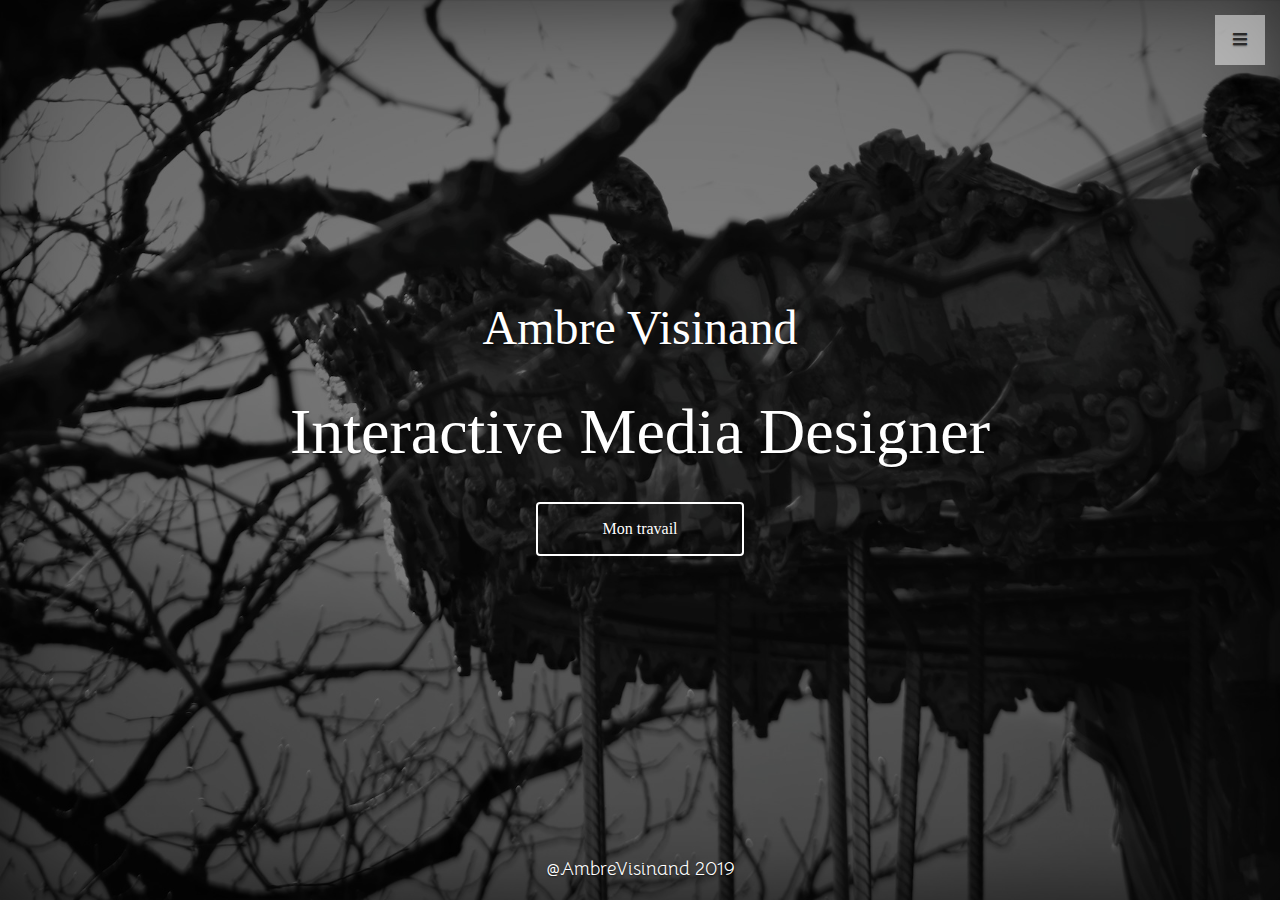
<file: index.html>
<!doctype html>
<html lang="fr">

<head>
	<title>Portfolio - Ambre Visinand</title>
	<meta charset="utf-8">
	<!-- Bootstrap core CSS -->
	<link href="http://code.ionicframework.com/1.3.3/css/ionic.min.css" rel="stylesheet">
	<link href="css/bootstrap.min.css" rel="stylesheet">
	<!-- Custom styles for this template -->
	<link href="css/cover.css" rel="stylesheet">
	<link rel="stylesheet" href="css/stylesheet.css">
	<link rel="stylesheet" href="vendor/fontawesome-free-5.13.0-web/css/all.css">


</head>

<body class="text-center" id="index" ng-controller="MainCtrl">

	<a class="menu-toggle" href="#">
		<i class="fas fa-bars"></i>
	</a>
	<nav id="sidebar-wrapper">
		<ul class="sidebar-nav">
			<li class="sidebar-brand">
				<a class="js-scroll-trigger" href="index.html">Ambre</a>
			</li>
			<li class="sidebar-nav-item">
				<a class="js-scroll-trigger" href="montravail.html">Mon travail</a>
			</li>
			<li class="sidebar-nav-item">
				<a class="js-scroll-trigger" href="Propos.html">A propos de moi</a>
			</li>
		</ul>
	</nav>
	<!-- Titre -->

	<header class="masthead mb-auto">
	</header>
	<div class="bg-text">
		<main role="main" class="inner cover">
			<h1>Ambre Visinand</h1>
			<h2>Interactive Media Designer</h2>
		</main>
		<br>
		<div class="text-center">
			<a class="btn btn-primary" href="montravail.html">Mon travail</a>
		</div>

		<!-- footer  -->

	</div>
	<footer class="footer">
		<p>@AmbreVisinand 2019</p>
	</footer>

	<!-- Optional JavaScript -->
	<!-- jQuery first, then Popper.js, then Bootstrap JS -->
	<script src="https://code.jquery.com/jquery-3.3.1.slim.min.js" integrity="sha384-q8i/X+965DzO0rT7abK41JStQIAqVgRVzpbzo5smXKp4YfRvH+8abtTE1Pi6jizo" crossorigin="anonymous"></script>
	<script src="https://cdnjs.cloudflare.com/ajax/libs/popper.js/1.14.7/umd/popper.min.js" integrity="sha384-UO2eT0CpHqdSJQ6hJty5KVphtPhzWj9WO1clHTMGa3JDZwrnQq4sF86dIHNDz0W1" crossorigin="anonymous"></script>
	<script src="https://stackpath.bootstrapcdn.com/bootstrap/4.3.1/js/bootstrap.min.js" integrity="sha384-JjSmVgyd0p3pXB1rRibZUAYoIIy6OrQ6VrjIEaFf/nJGzIxFDsf4x0xIM+B07jRM" crossorigin="anonymous"></script>
	<script src="js/menu.js" charset="utf-8"></script>
</body>

</html>
</file>
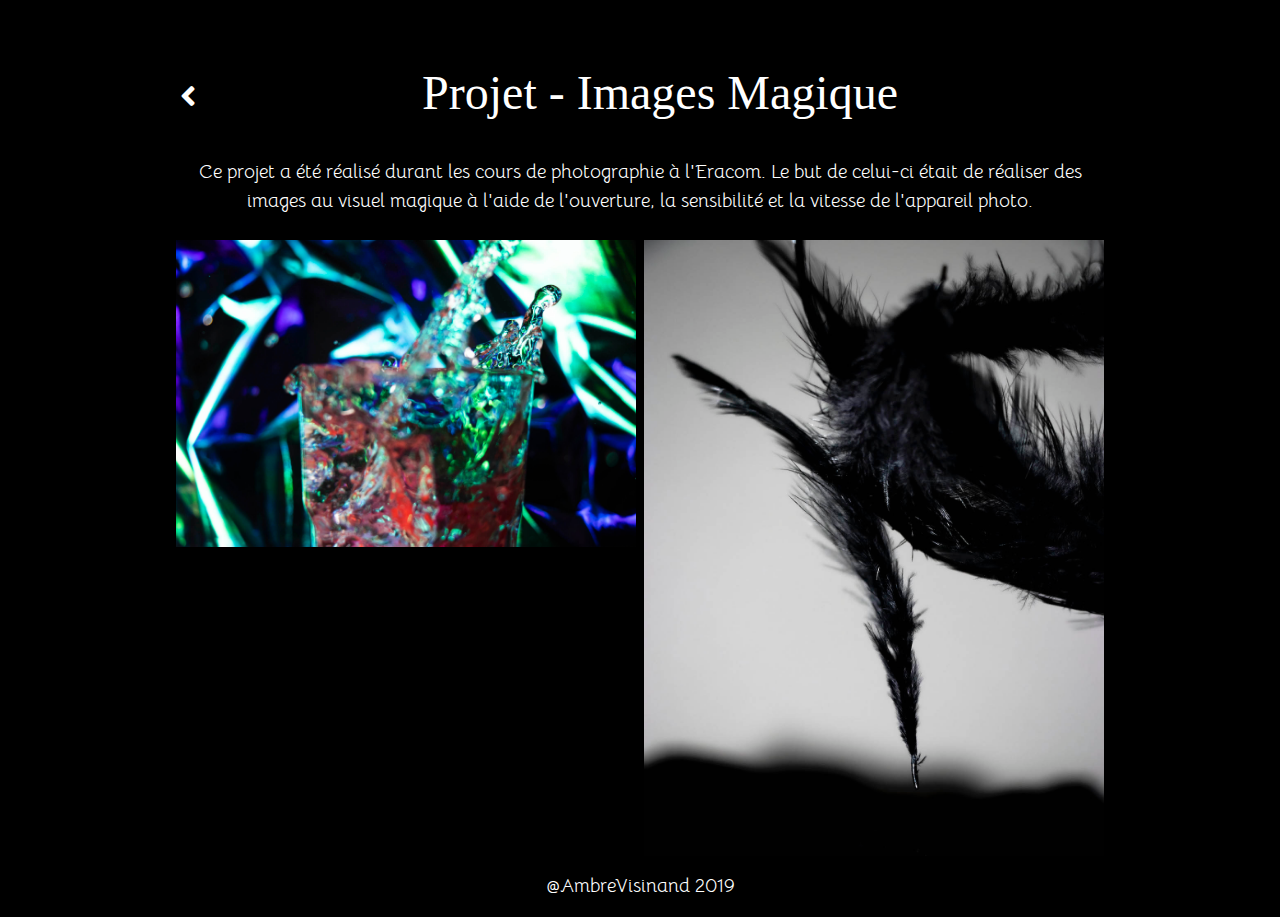
<file: Projet1.html>
<!DOCTYPE html>
<html lang="fr" dir="ltr">
<!-- Bootstrap core CSS -->
<link href="http://code.ionicframework.com/1.3.3/css/ionic.min.css" rel="stylesheet">
<link href="css/bootstrap.min.css" rel="stylesheet">
<!-- Custom styles for this template -->
<link href="css/cover.css" rel="stylesheet">
<link rel="stylesheet" href="css/stylesheet.css">
<link rel="stylesheet" href="vendor/fontawesome-free-5.13.0-web/css/all.css">

<head>
	<meta charset="utf-8">
	<title>Ambre - Images Magique</title>
</head>

<body class="text-center" ng-controller="MainCtrl">
	<div class="cover-container w-100 h-100 p-3 mx-auto flex-column">

		<header class="masthead mb-auto">
		</header>

		<main role="main" class="inner cover pt-5">
			<a class="back" href="montravail.html"><i class="fas fa-angle-left icon"></i> </a>
			<h1 class="title">Projet - Images Magique</h1>
			<div class="container">
				<div class="row">
					<div class="column-firstImg">
						<p>Ce projet a été réalisé durant les cours de photographie à l'Eracom. Le but de celui-ci était de réaliser des images au visuel magique à l'aide de l'ouverture, la sensibilité et la vitesse de l'appareil photo.</p>
					</div>
					<div class="column-two">
						<img src="source/photo/magie/magie1.jpg">
					</div>
					<div class="column-two">
						<img src="source/photo/magie/magie2.jpg">
					</div>
				</div>
			</div>
		</main>
	</div>

	<footer class="footer">
		<div class="inner">
			<p>@AmbreVisinand 2019</p>
		</div>
	</footer>

	<!-- Optional JavaScript -->
	<!-- jQuery first, then Popper.js, then Bootstrap JS -->
	<script src="https://code.jquery.com/jquery-3.3.1.slim.min.js" integrity="sha384-q8i/X+965DzO0rT7abK41JStQIAqVgRVzpbzo5smXKp4YfRvH+8abtTE1Pi6jizo" crossorigin="anonymous"></script>
	<script src="https://cdnjs.cloudflare.com/ajax/libs/popper.js/1.14.7/umd/popper.min.js" integrity="sha384-UO2eT0CpHqdSJQ6hJty5KVphtPhzWj9WO1clHTMGa3JDZwrnQq4sF86dIHNDz0W1" crossorigin="anonymous"></script>
	<script src="https://stackpath.bootstrapcdn.com/bootstrap/4.3.1/js/bootstrap.min.js" integrity="sha384-JjSmVgyd0p3pXB1rRibZUAYoIIy6OrQ6VrjIEaFf/nJGzIxFDsf4x0xIM+B07jRM" crossorigin="anonymous"></script>
	<script src="js/galerie.js" charset="utf-8"></script>
</body>

</html>
</file>
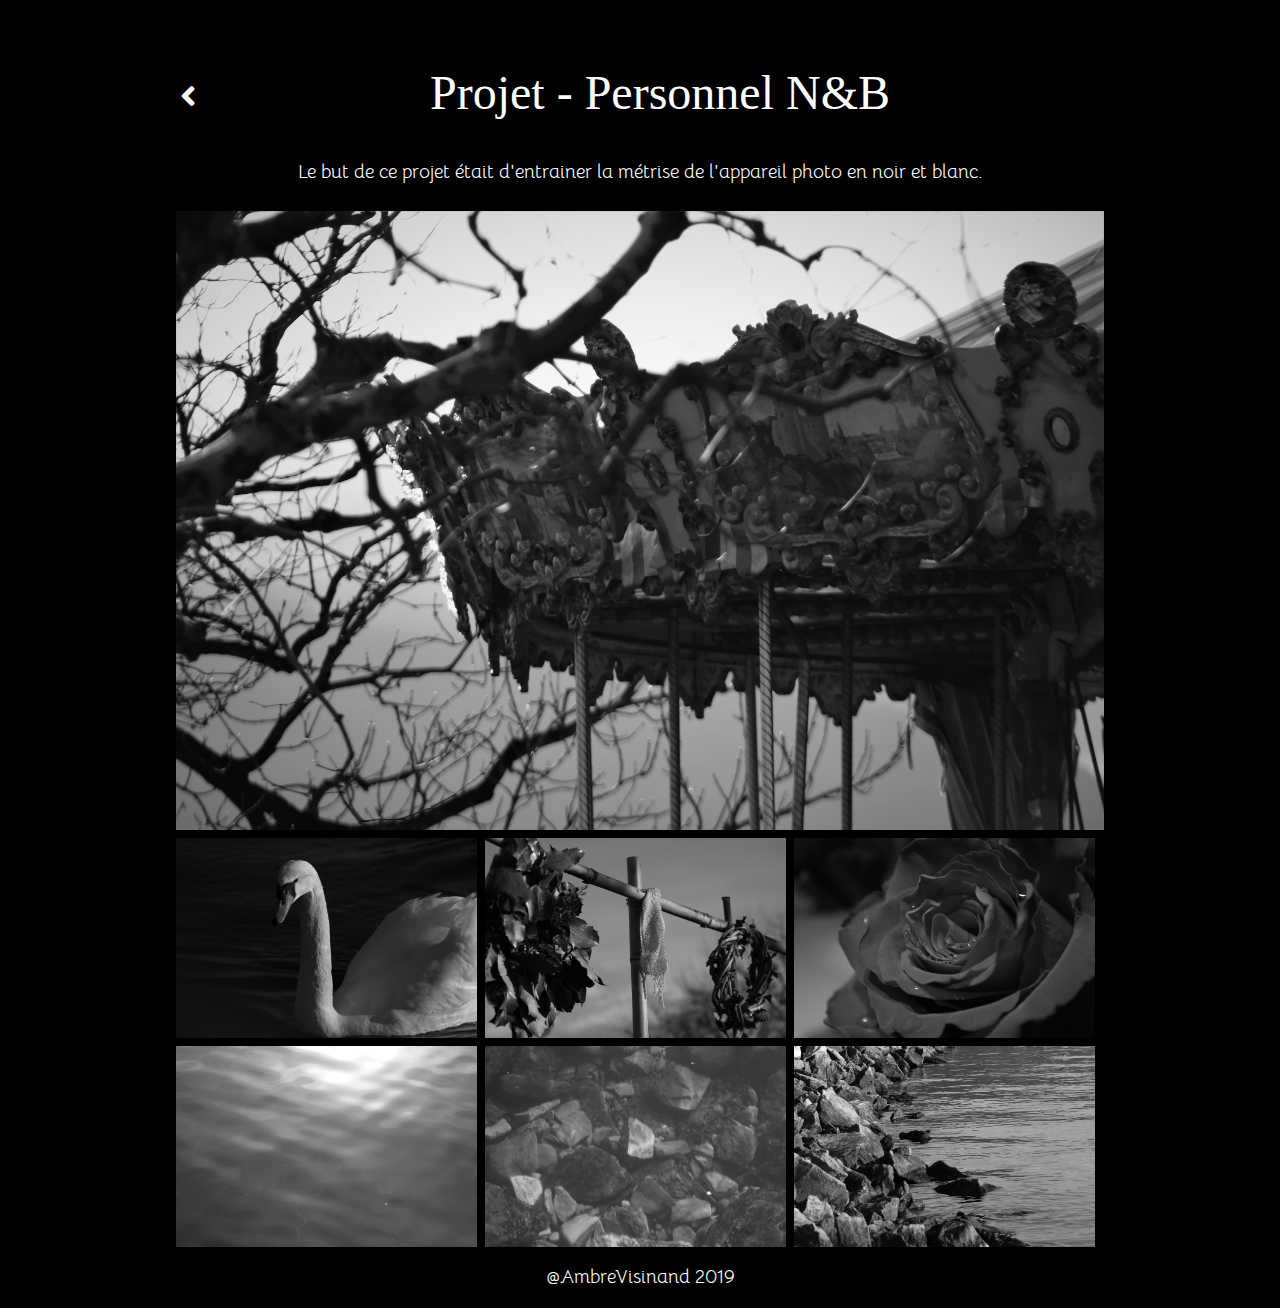
<file: Projet2.html>
<!DOCTYPE html>
<html lang="fr" dir="ltr">
<!-- Bootstrap core CSS -->
<link href="http://code.ionicframework.com/1.3.3/css/ionic.min.css" rel="stylesheet">
<link href="css/bootstrap.min.css" rel="stylesheet">
<!-- Custom styles for this template -->
<link href="css/cover.css" rel="stylesheet">
<link rel="stylesheet" href="css/stylesheet.css">
<link rel="stylesheet" href="vendor/fontawesome-free-5.13.0-web/css/all.css">


<head>
	<meta charset="utf-8">
	<title>Ambre - Personnel N&B</title>
</head>

<body class="text-center" ng-controller="MainCtrl">
	<div class="cover-container w-100 p-3 mx-auto flex-column">
		<header class="masthead mb-auto">
		</header>

		<main role="main" class="inner cover pt-5">
			<a class="back" href="montravail.html"><i class="fas fa-angle-left icon"></i> </a>
			<h1 class="title">Projet - Personnel N&B</h1>
			<div class="container">
				<div class="row">
					<div class="column-firstImg">
						<p>Le but de ce projet était d'entrainer la métrise de l'appareil photo en noir et blanc.</p>
					</div>
					<div class="column-firstImg">
						<img src="source/photo/perso/nb/ambrevisinand.jpg">
					</div>
					<div class="column">
						<img src="source/photo/perso/nb/nb1.JPG">
						<img src="source/photo/perso/nb/nb2.JPG">
					</div>
					<div class="column">
						<img src="source/photo/perso/nb/nb3.JPG">
						<img src="source/photo/perso/nb/nb4.JPG">
					</div>
					<div class="column">
						<img src="source/photo/perso/nb/nb5.JPG">
						<img src="source/photo/perso/nb/nb6.jpg">
					</div>
				</div>
			</div>

		</main>
	</div>

	<footer class="footer">
		<div class="inner">
			<p>@AmbreVisinand 2019</p>
		</div>
	</footer>

	<!-- Optional JavaScript -->
	<!-- jQuery first, then Popper.js, then Bootstrap JS -->
	<script src="https://code.jquery.com/jquery-3.3.1.slim.min.js" integrity="sha384-q8i/X+965DzO0rT7abK41JStQIAqVgRVzpbzo5smXKp4YfRvH+8abtTE1Pi6jizo" crossorigin="anonymous"></script>
	<script src="https://cdnjs.cloudflare.com/ajax/libs/popper.js/1.14.7/umd/popper.min.js" integrity="sha384-UO2eT0CpHqdSJQ6hJty5KVphtPhzWj9WO1clHTMGa3JDZwrnQq4sF86dIHNDz0W1" crossorigin="anonymous"></script>
	<script src="https://stackpath.bootstrapcdn.com/bootstrap/4.3.1/js/bootstrap.min.js" integrity="sha384-JjSmVgyd0p3pXB1rRibZUAYoIIy6OrQ6VrjIEaFf/nJGzIxFDsf4x0xIM+B07jRM" crossorigin="anonymous"></script>
	<script src="js/galerie.js" charset="utf-8"></script>
</body>

</html>
</file>
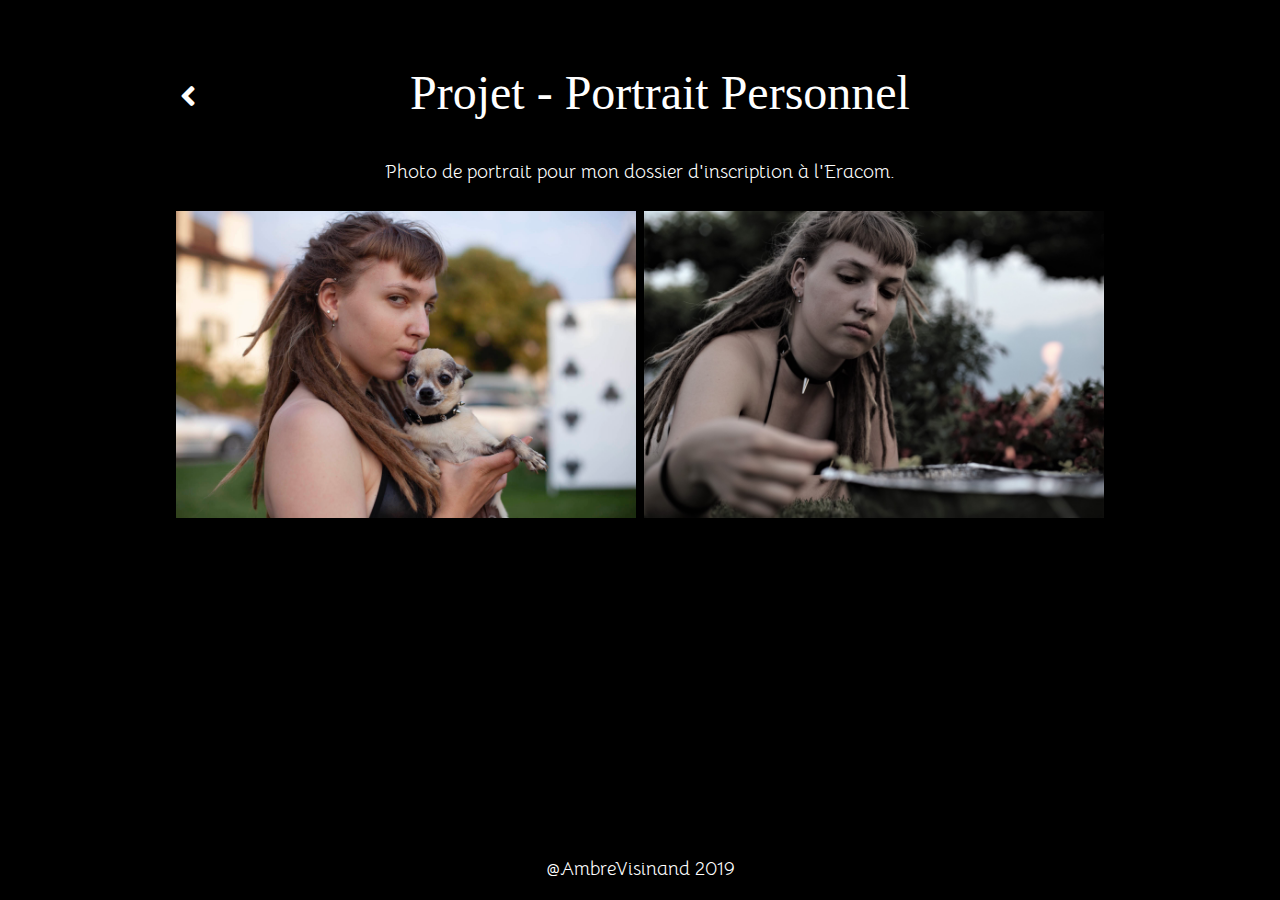
<file: Projet3.html>
<!DOCTYPE html>
<html lang="fr" dir="ltr">
<!-- Bootstrap core CSS -->
<link href="http://code.ionicframework.com/1.3.3/css/ionic.min.css" rel="stylesheet">
<link href="css/bootstrap.min.css" rel="stylesheet">
<!-- Custom styles for this template -->
<link href="css/cover.css" rel="stylesheet">
<link rel="stylesheet" href="css/stylesheet.css">
<link rel="stylesheet" href="vendor/fontawesome-free-5.13.0-web/css/all.css">

<head>
	<meta charset="utf-8">
	<title>Ambre - Portrait Personnel</title>
</head>


<body class="text-center" ng-controller="MainCtrl">
	<div class="cover-container w-100 h-100 p-3 mx-auto flex-column">
		<header class="masthead mb-auto">
		</header>

		<main role="main" class="inner cover pt-5">
			<a class="back" href="montravail.html"><i class="fas fa-angle-left icon"></i> </a>
			<h1 class="title">Projet - Portrait Personnel</h1>
			<div class="container">
				<div class="row">
					<div class="column-firstImg">
						<p>Photo de portrait pour mon dossier d'inscription à l'Eracom.</p>
					</div>
					<div class="column-two">
						<img src="source/photo/perso/portrait/portrait1.jpg">
					</div>
					<div class="column-two">
						<img src="source/photo/perso/portrait/portrait2.jpg">
					</div>
				</div>
			</div>
		</main>
	</div>

	<footer class="footer">
		<div class="inner">
			<p>@AmbreVisinand 2019</p>
		</div>
	</footer>

	<!-- Optional JavaScript -->
	<!-- jQuery first, then Popper.js, then Bootstrap JS -->
	<script src="https://code.jquery.com/jquery-3.3.1.slim.min.js" integrity="sha384-q8i/X+965DzO0rT7abK41JStQIAqVgRVzpbzo5smXKp4YfRvH+8abtTE1Pi6jizo" crossorigin="anonymous"></script>
	<script src="https://cdnjs.cloudflare.com/ajax/libs/popper.js/1.14.7/umd/popper.min.js" integrity="sha384-UO2eT0CpHqdSJQ6hJty5KVphtPhzWj9WO1clHTMGa3JDZwrnQq4sF86dIHNDz0W1" crossorigin="anonymous"></script>
	<script src="https://stackpath.bootstrapcdn.com/bootstrap/4.3.1/js/bootstrap.min.js" integrity="sha384-JjSmVgyd0p3pXB1rRibZUAYoIIy6OrQ6VrjIEaFf/nJGzIxFDsf4x0xIM+B07jRM" crossorigin="anonymous"></script>
	<script src="js/galerie.js" charset="utf-8"></script>
</body>

</html>
</file>
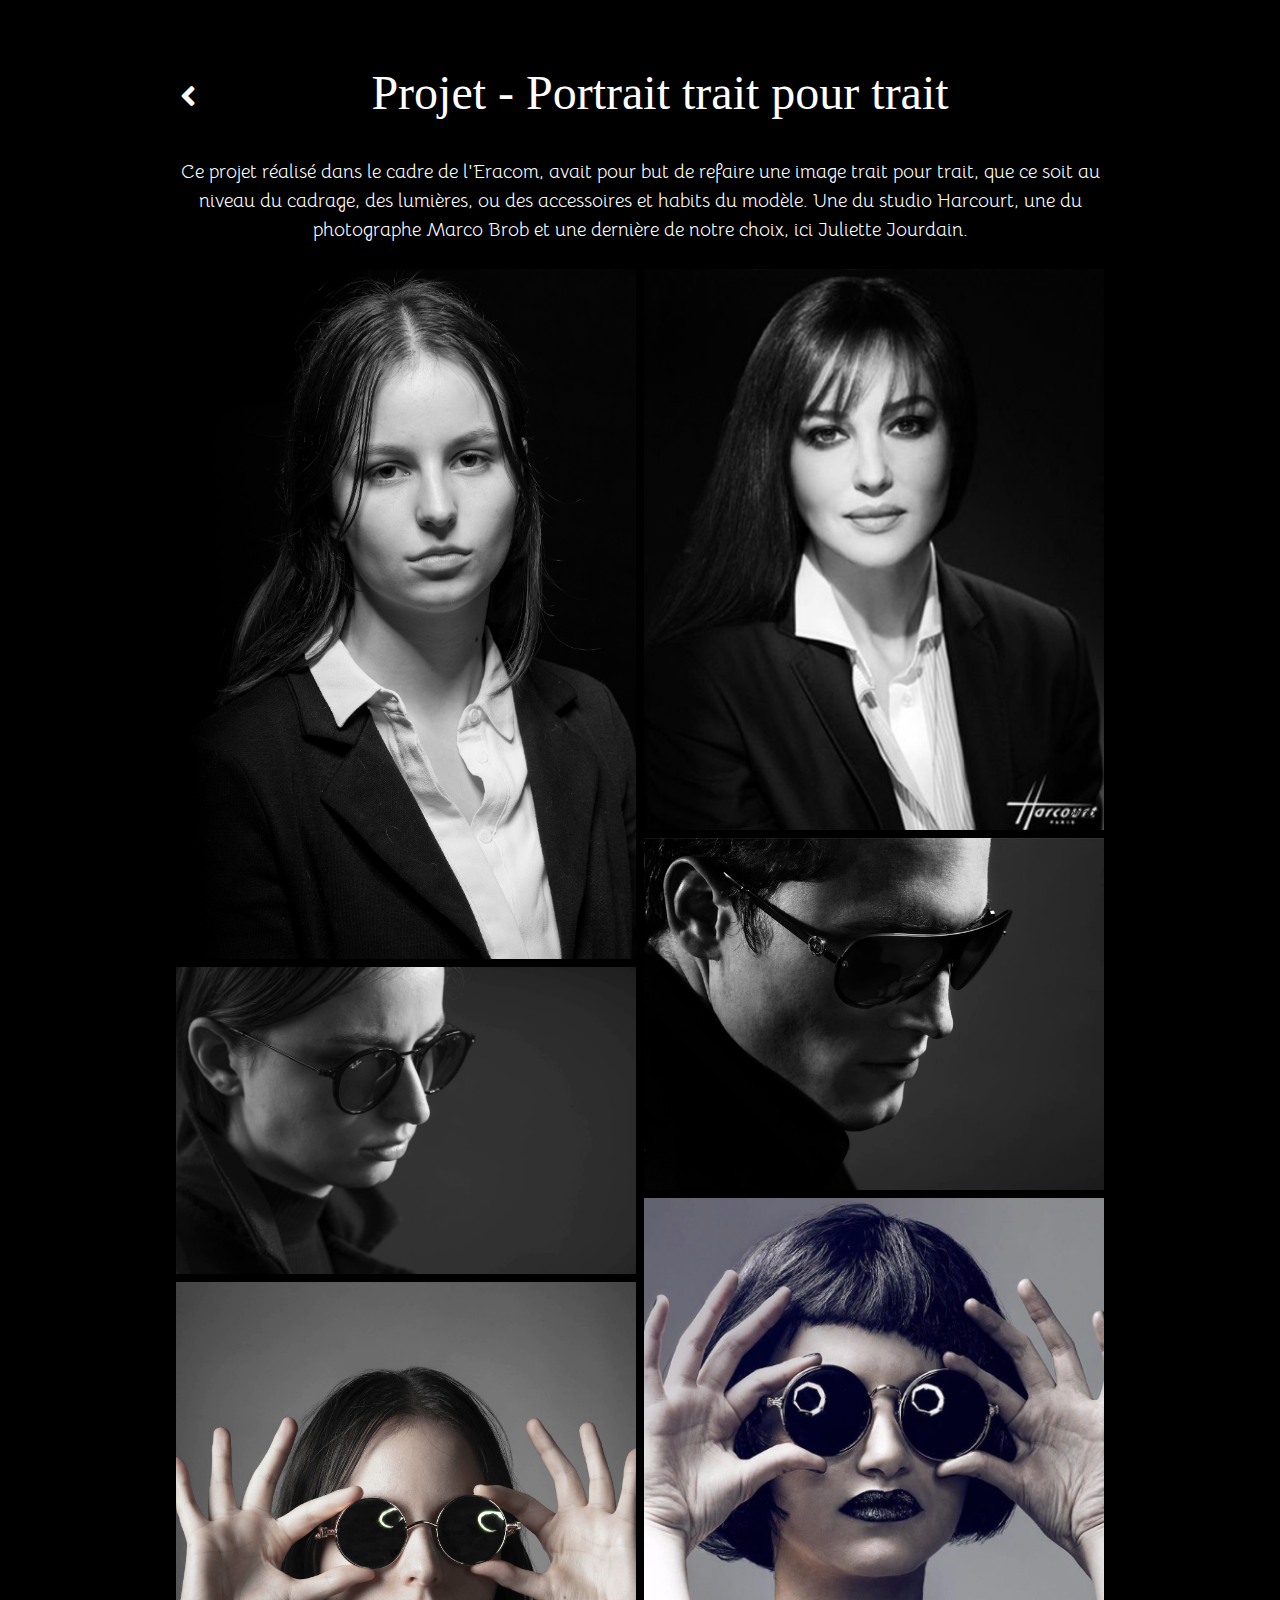
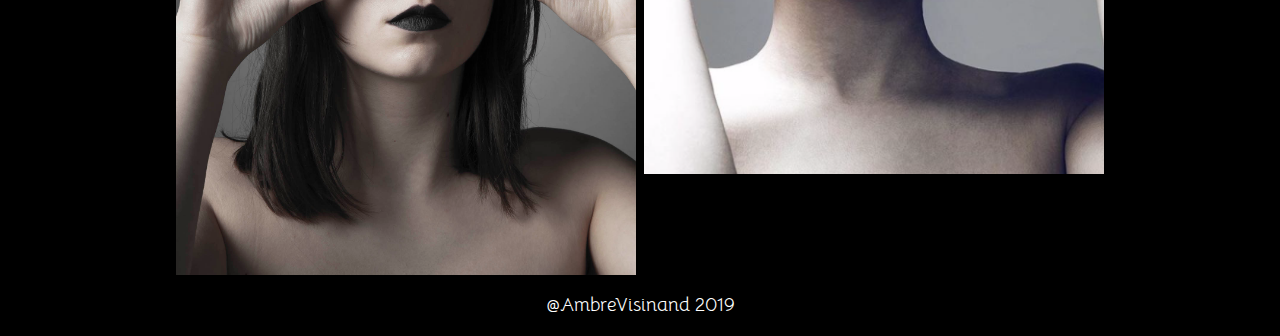
<file: Projet4.html>
<!DOCTYPE html>
<html lang="fr" dir="ltr">
<!-- Bootstrap core CSS -->
<link href="http://code.ionicframework.com/1.3.3/css/ionic.min.css" rel="stylesheet">
<link href="css/bootstrap.min.css" rel="stylesheet">
<!-- Custom styles for this template -->
<link href="css/cover.css" rel="stylesheet">
<link rel="stylesheet" href="css/stylesheet.css">
<link rel="stylesheet" href="vendor/fontawesome-free-5.13.0-web/css/all.css">

<head>
	<meta charset="utf-8">
	<title>Ambre - Portrait trait pour trait</title>
</head>


<body class="text-center" ng-controller="MainCtrl">
	<div class="cover-container w-100 p-3 mx-auto flex-column">
		<header class="masthead mb-auto">
		</header>

		<main role="main" class="inner cover pt-5">
			<a class="back" href="montravail.html"><i class="fas fa-angle-left icon"></i> </a>
			<h1 class="title">Projet - Portrait trait pour trait</h1>
			<div class="container">
				<div class="row">
					<div class="column-firstImg">
						<p>Ce projet réalisé dans le cadre de l'Eracom, avait pour but de refaire une image trait pour trait, que ce soit au niveau du cadrage, des lumières, ou des accessoires et habits du modèle. Une du studio Harcourt, une du
							photographe Marco Brob et une dernière de notre choix, ici Juliette Jourdain.</p>
					</div>
					<div class="column-two">
						<img src="source/photo/traitpourtrait/trait3.jpg">
						<img src="source/photo/traitpourtrait/trait2.jpg">
						<img src="source/photo/traitpourtrait/trait1.jpg">
					</div>
					<div class="column-two">
						<img src="source/photo/traitpourtrait/Harcourt.png">
						<img src="source/photo/traitpourtrait/MarcoGrob.jpg">
						<img src="source/photo/traitpourtrait/JulietteJourdain.png">
					</div>
				</div>
			</div>
		</main>
	</div>

	<footer class="footer">
		<div class="inner">
			<p>@AmbreVisinand 2019</p>
		</div>
	</footer>

	<!-- Optional JavaScript -->
	<!-- jQuery first, then Popper.js, then Bootstrap JS -->
	<script src="https://code.jquery.com/jquery-3.3.1.slim.min.js" integrity="sha384-q8i/X+965DzO0rT7abK41JStQIAqVgRVzpbzo5smXKp4YfRvH+8abtTE1Pi6jizo" crossorigin="anonymous"></script>
	<script src="https://cdnjs.cloudflare.com/ajax/libs/popper.js/1.14.7/umd/popper.min.js" integrity="sha384-UO2eT0CpHqdSJQ6hJty5KVphtPhzWj9WO1clHTMGa3JDZwrnQq4sF86dIHNDz0W1" crossorigin="anonymous"></script>
	<script src="https://stackpath.bootstrapcdn.com/bootstrap/4.3.1/js/bootstrap.min.js" integrity="sha384-JjSmVgyd0p3pXB1rRibZUAYoIIy6OrQ6VrjIEaFf/nJGzIxFDsf4x0xIM+B07jRM" crossorigin="anonymous"></script>
	<script src="js/galerie.js" charset="utf-8"></script>
</body>

</html>
</file>
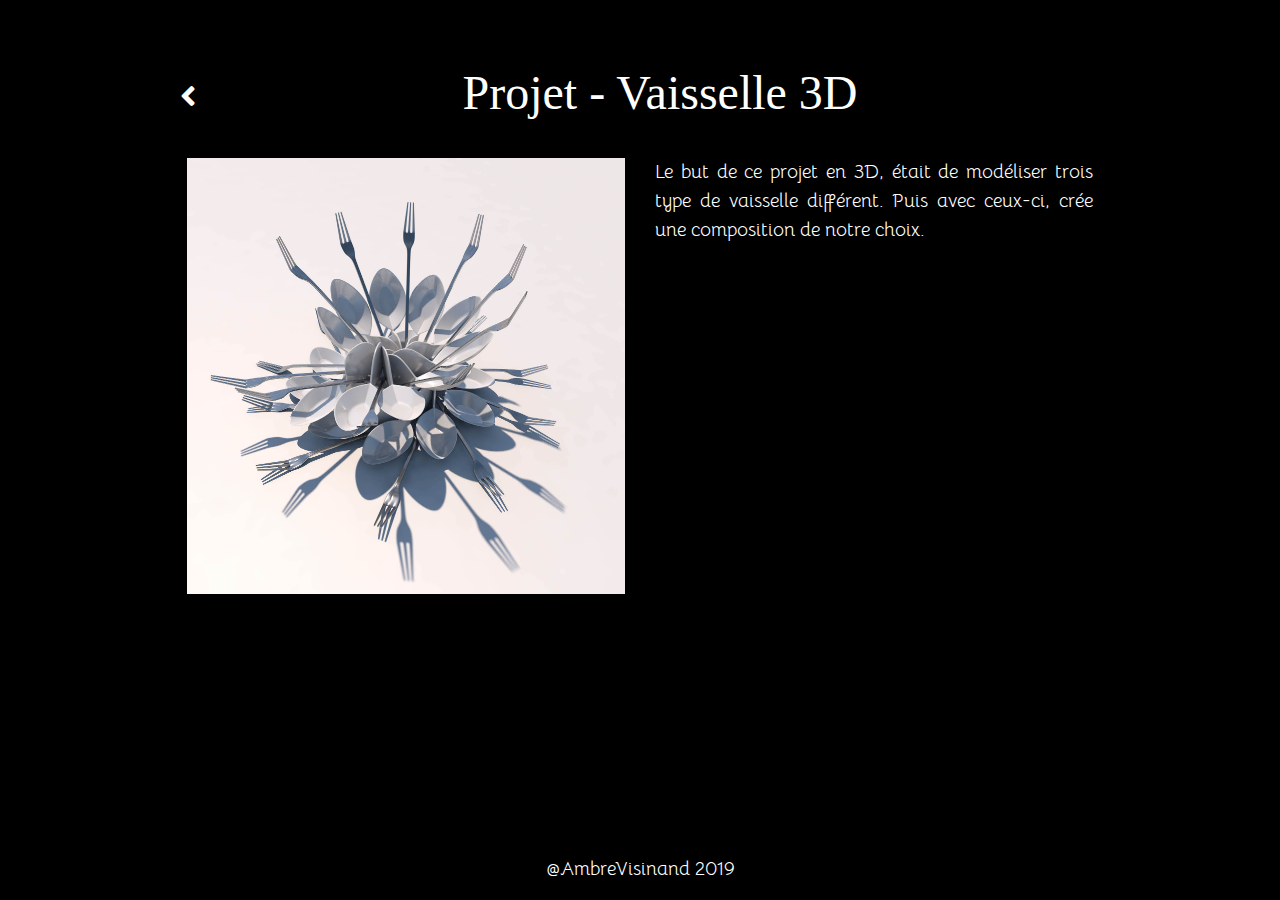
<file: Projet5.html>
<!DOCTYPE html>
<html lang="fr" dir="ltr">
<!-- Bootstrap core CSS -->
<link href="http://code.ionicframework.com/1.3.3/css/ionic.min.css" rel="stylesheet">
<link href="css/bootstrap.min.css" rel="stylesheet">
<!-- Custom styles for this template -->
<link href="css/cover.css" rel="stylesheet">
<link rel="stylesheet" href="css/stylesheet.css">
<link rel="stylesheet" href="vendor/fontawesome-free-5.13.0-web/css/all.css">

<head>
	<meta charset="utf-8">
	<title>Ambre - Vaisselle 3D</title>
</head>


<body class="text-center" ng-controller="MainCtrl">
	<div class="cover-container w-100 h-100 p-3 mx-auto flex-column">
		<header class="masthead mb-auto">
		</header>

		<main role="main" class="inner cover pt-5">
			<a class="back" href="montravail.html"><i class="fas fa-angle-left icon"></i> </a>
			<h1 class="title">Projet - Vaisselle 3D</h1>
			<div class="container">
				<div class="row">
					<div class="col-lg-6">
						<img src="source/3D/compo.jpg" alt="Projet 3D Vaisselle" style="width:100%">
					</div>
					<div class="col-lg-6 text-justify">
						<p>Le but de ce projet en 3D, était de modéliser trois type de vaisselle différent. Puis avec ceux-ci, crée une composition de notre choix.</p>
					</div>
				</div>
			</div>
		</main>
	</div>

	<footer class="footer">
		<div class="inner">
			<p>@AmbreVisinand 2019</p>
		</div>
	</footer>

	<!-- Optional JavaScript -->
	<!-- jQuery first, then Popper.js, then Bootstrap JS -->
	<script src="https://code.jquery.com/jquery-3.3.1.slim.min.js" integrity="sha384-q8i/X+965DzO0rT7abK41JStQIAqVgRVzpbzo5smXKp4YfRvH+8abtTE1Pi6jizo" crossorigin="anonymous"></script>
	<script src="https://cdnjs.cloudflare.com/ajax/libs/popper.js/1.14.7/umd/popper.min.js" integrity="sha384-UO2eT0CpHqdSJQ6hJty5KVphtPhzWj9WO1clHTMGa3JDZwrnQq4sF86dIHNDz0W1" crossorigin="anonymous"></script>
	<script src="https://stackpath.bootstrapcdn.com/bootstrap/4.3.1/js/bootstrap.min.js" integrity="sha384-JjSmVgyd0p3pXB1rRibZUAYoIIy6OrQ6VrjIEaFf/nJGzIxFDsf4x0xIM+B07jRM" crossorigin="anonymous"></script>
	<script src="js/galerie.js" charset="utf-8"></script>
</body>

</html>
</file>
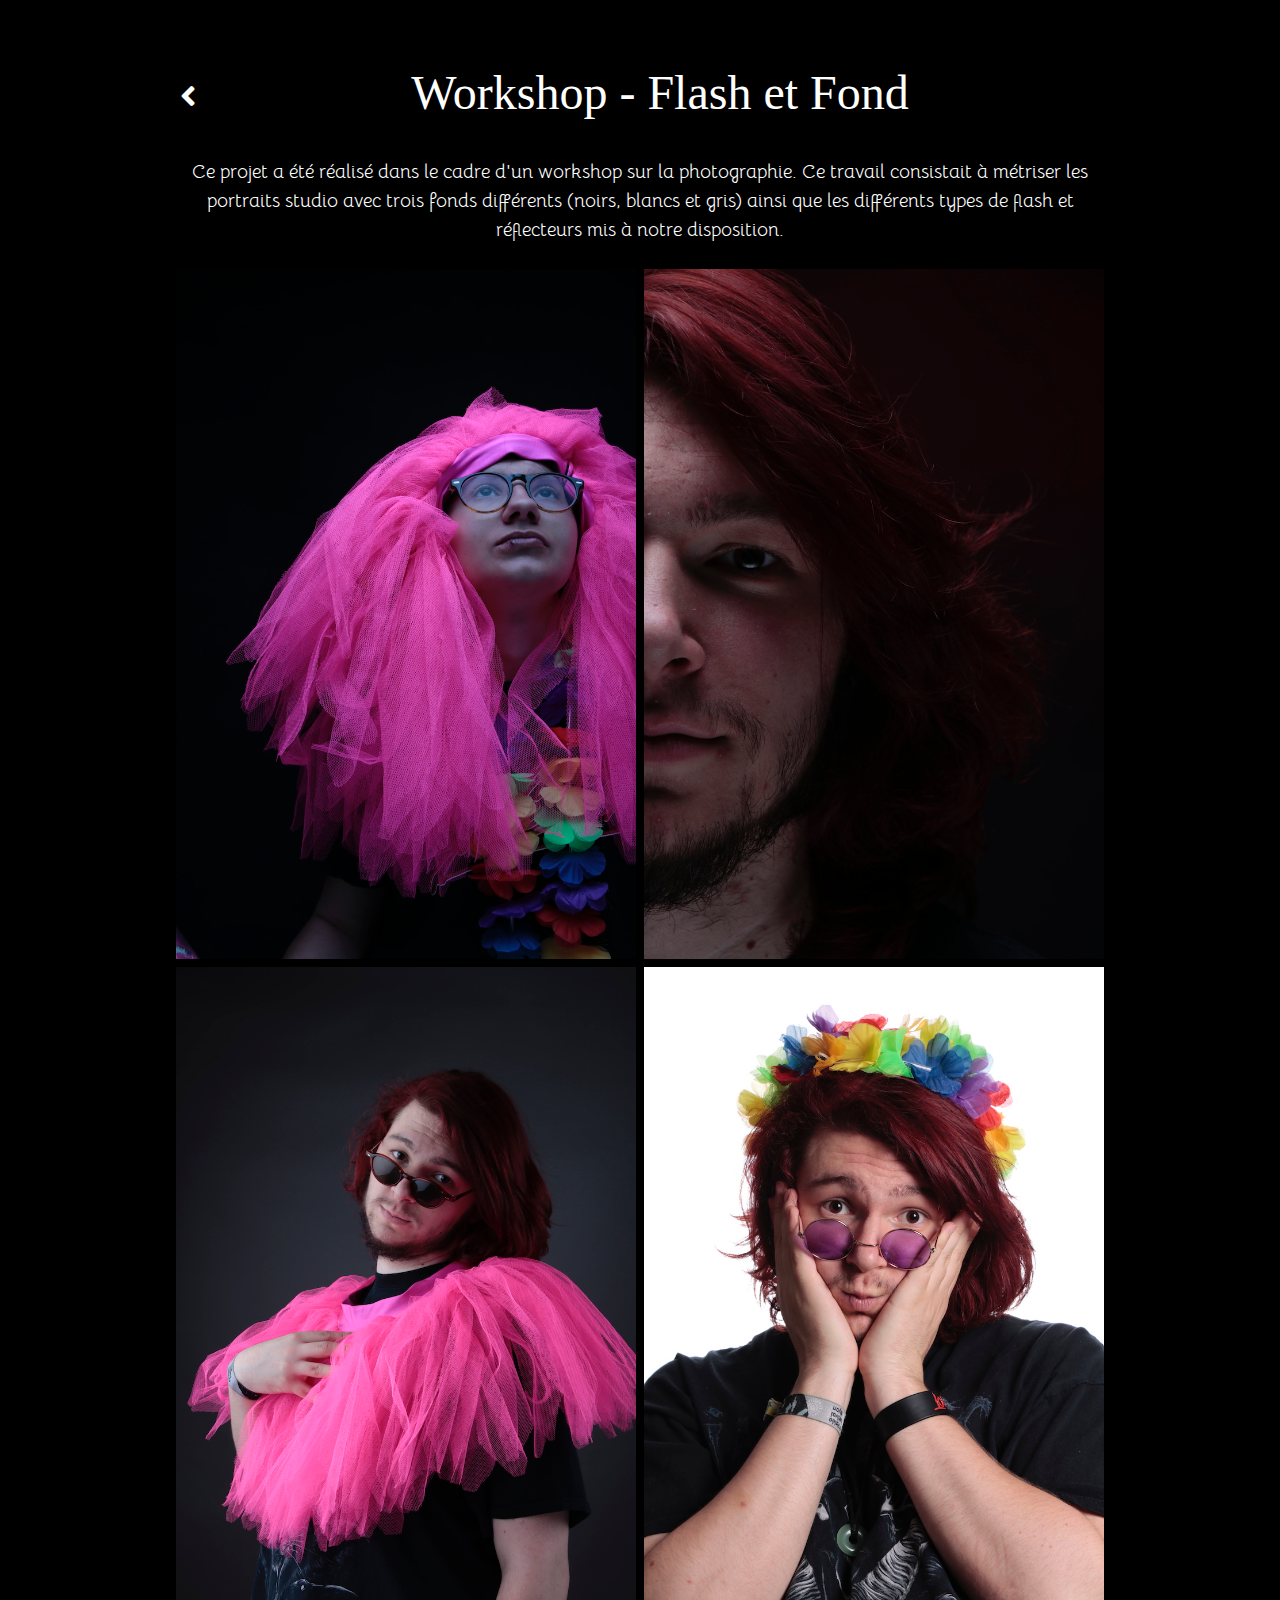
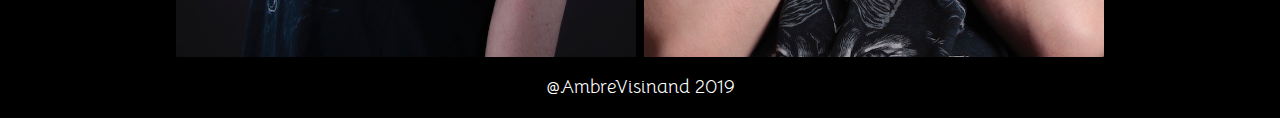
<file: Projet6.html>
<!DOCTYPE html>
<html lang="fr" dir="ltr">
<!-- Bootstrap core CSS -->
<link href="http://code.ionicframework.com/1.3.3/css/ionic.min.css" rel="stylesheet">
<link href="css/bootstrap.min.css" rel="stylesheet">
<!-- Custom styles for this template -->
<link href="css/cover.css" rel="stylesheet">
<link rel="stylesheet" href="css/stylesheet.css">
<link rel="stylesheet" href="vendor/fontawesome-free-5.13.0-web/css/all.css">

<head>
	<meta charset="utf-8">
	<title>Ambre - Flash et Fond</title>
</head>


<body class="text-center" ng-controller="MainCtrl">
	<div class="cover-container w-100 p-3 mx-auto flex-column">
		<header class="masthead mb-auto">
		</header>

		<main role="main" class="inner cover pt-5">
			<a class="back" href="montravail.html"><i class="fas fa-angle-left icon"></i> </a>
			<h1 class="title">Workshop - Flash et Fond</h1>
			<div class="container">
				<div class="row">
					<div class="column-firstImg">
						<p>Ce projet a été réalisé dans le cadre d'un workshop sur la photographie. Ce travail consistait à métriser les portraits studio avec trois fonds différents (noirs, blancs et gris) ainsi que les différents types de flash et
							réflecteurs mis
							à notre disposition.</p>
					</div>
					<div class="column-two">
						<img src="source/photo/portrait/portrait1.JPG">
						<img src="source/photo/portrait/portrait2.JPG">
					</div>
					<div class="column-two">
						<img src="source/photo/portrait/portrait3.JPG">
						<img src="source/photo/portrait/portrait4.JPG">
					</div>
				</div>
			</div>
		</main>
	</div>

	<footer class="footer">
		<div class="inner">
			<p>@AmbreVisinand 2019</p>
		</div>
	</footer>

	<!-- Optional JavaScript -->
	<!-- jQuery first, then Popper.js, then Bootstrap JS -->
	<script src="https://code.jquery.com/jquery-3.3.1.slim.min.js" integrity="sha384-q8i/X+965DzO0rT7abK41JStQIAqVgRVzpbzo5smXKp4YfRvH+8abtTE1Pi6jizo" crossorigin="anonymous"></script>
	<script src="https://cdnjs.cloudflare.com/ajax/libs/popper.js/1.14.7/umd/popper.min.js" integrity="sha384-UO2eT0CpHqdSJQ6hJty5KVphtPhzWj9WO1clHTMGa3JDZwrnQq4sF86dIHNDz0W1" crossorigin="anonymous"></script>
	<script src="https://stackpath.bootstrapcdn.com/bootstrap/4.3.1/js/bootstrap.min.js" integrity="sha384-JjSmVgyd0p3pXB1rRibZUAYoIIy6OrQ6VrjIEaFf/nJGzIxFDsf4x0xIM+B07jRM" crossorigin="anonymous"></script>
	<script src="js/galerie.js" charset="utf-8"></script>
</body>

</html>
</file>
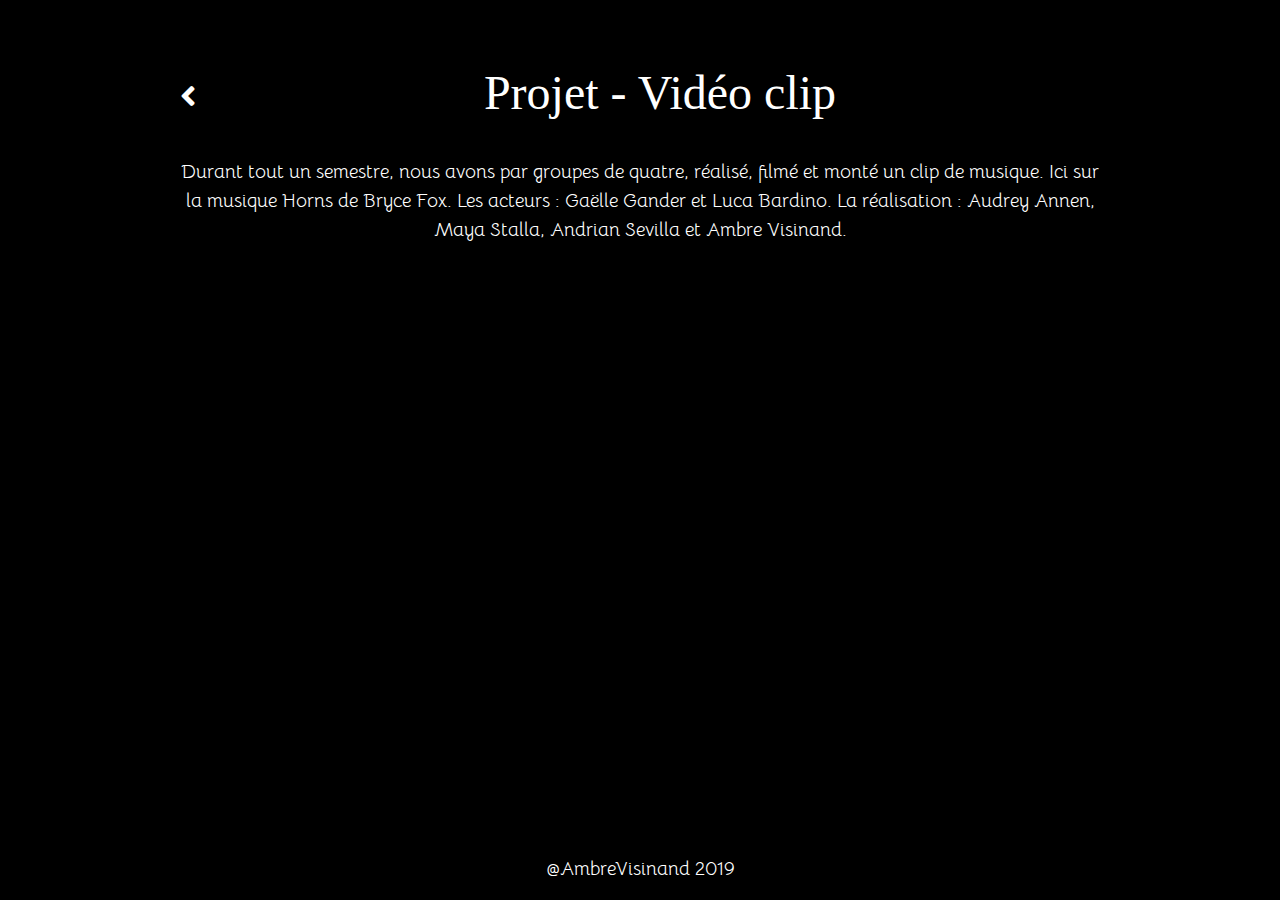
<file: Projet7.html>
<!DOCTYPE html>
<html lang="fr" dir="ltr">
<!-- Bootstrap core CSS -->
<link href="http://code.ionicframework.com/1.3.3/css/ionic.min.css" rel="stylesheet">
<link href="css/bootstrap.min.css" rel="stylesheet">
<!-- Custom styles for this template -->
<link href="css/cover.css" rel="stylesheet">
<link rel="stylesheet" href="css/stylesheet.css">
<link rel="stylesheet" href="vendor/fontawesome-free-5.13.0-web/css/all.css">

<head>
	<meta charset="utf-8">
	<title>Ambre - Vidéo clip</title>
</head>


<body class="text-center" ng-controller="MainCtrl">
	<div class="cover-container w-100  h-100 p-3 mx-auto flex-column">
		<header class="masthead mb-auto">
		</header>

		<main role="main" class="inner cover pt-5">
			<a class="back" href="montravail.html"><i class="fas fa-angle-left icon"></i> </a>
			<h1 class="title">Projet - Vidéo clip</h1>
			<div class="container">
				<div class="row">
					<div class="column-firstImg">
						<p>Durant tout un semestre, nous avons par groupes de quatre, réalisé, filmé et monté un clip de musique. Ici sur la musique Horns de Bryce Fox. Les acteurs : Gaëlle Gander et Luca Bardino. La réalisation : Audrey Annen, Maya
							Stalla, Andrian Sevilla et Ambre Visinand.</p>
					</div>
					<div class="column-firstImg">
						<div class="iframe-container">
							<iframe class="iframe" src="https://www.youtube.com/embed/N7eLOXTstcM" frameborder="0" allow="accelerometer; autoplay; encrypted-media; gyroscope; picture-in-picture" allowfullscreen></iframe>
						</div>
					</div>
				</div>
			</div>
		</main>
	</div>

	<footer class="footer">
		<div class="inner">
			<p>@AmbreVisinand 2019</p>
		</div>
	</footer>

	<!-- Optional JavaScript -->
	<!-- jQuery first, then Popper.js, then Bootstrap JS -->
	<script src="https://code.jquery.com/jquery-3.3.1.slim.min.js" integrity="sha384-q8i/X+965DzO0rT7abK41JStQIAqVgRVzpbzo5smXKp4YfRvH+8abtTE1Pi6jizo" crossorigin="anonymous"></script>
	<script src="https://cdnjs.cloudflare.com/ajax/libs/popper.js/1.14.7/umd/popper.min.js" integrity="sha384-UO2eT0CpHqdSJQ6hJty5KVphtPhzWj9WO1clHTMGa3JDZwrnQq4sF86dIHNDz0W1" crossorigin="anonymous"></script>
	<script src="https://stackpath.bootstrapcdn.com/bootstrap/4.3.1/js/bootstrap.min.js" integrity="sha384-JjSmVgyd0p3pXB1rRibZUAYoIIy6OrQ6VrjIEaFf/nJGzIxFDsf4x0xIM+B07jRM" crossorigin="anonymous"></script>
	<script src="js/galerie.js" charset="utf-8"></script>
</body>

</html>
</file>
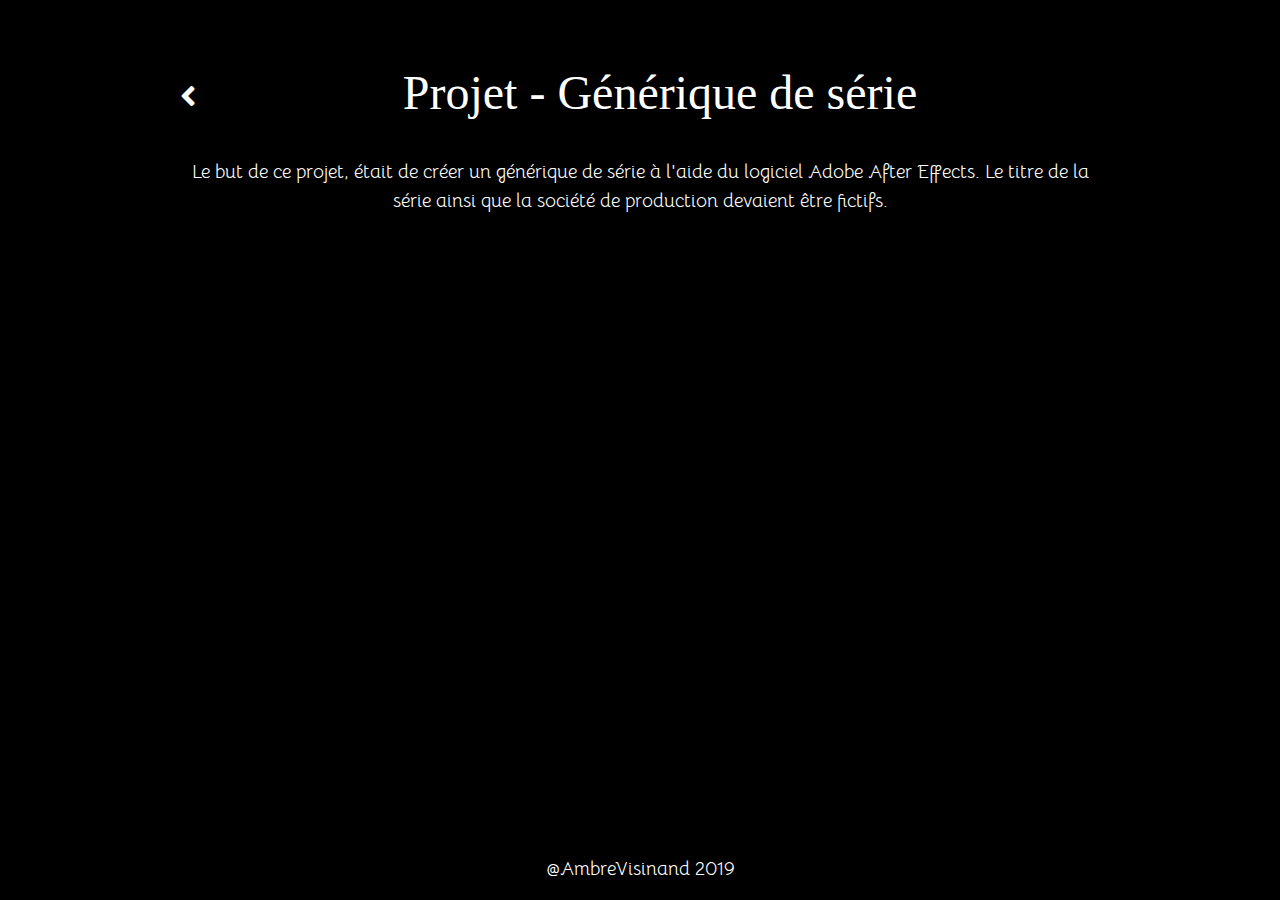
<file: Projet8.html>
<!DOCTYPE html>
<html lang="fr" dir="ltr">
<!-- Bootstrap core CSS -->
<link href="http://code.ionicframework.com/1.3.3/css/ionic.min.css" rel="stylesheet">
<link href="css/bootstrap.min.css" rel="stylesheet">
<!-- Custom styles for this template -->
<link href="css/cover.css" rel="stylesheet">
<link rel="stylesheet" href="css/stylesheet.css">
<link rel="stylesheet" href="vendor/fontawesome-free-5.13.0-web/css/all.css">

<head>
	<meta charset="utf-8">
	<title>Ambre - Générique de série</title>
</head>


<body class="text-center" ng-controller="MainCtrl">
	<div class="cover-container w-100 h-100 p-3 mx-auto flex-column">
		<header class="masthead mb-auto">
		</header>

		<main role="main" class="inner cover pt-5">
			<a class="back" href="montravail.html"><i class="fas fa-angle-left icon"></i> </a>
			<h1 class="title">Projet - Générique de série</h1>
			<div class="container">
				<div class="row">
					<div class="column-firstImg">
						<p>Le but de ce projet, était de créer un générique de série à l'aide du logiciel Adobe After Effects. Le titre de la série ainsi que la société de production devaient être fictifs.</p>
					</div>
					<div class="column-firstImg">
						<div class="iframe-container">
							<iframe class="iframe" src="https://www.youtube.com/embed/hAaVJP4MZwI" frameborder="0" allow="accelerometer; autoplay; encrypted-media; gyroscope; picture-in-picture" allowfullscreen></iframe>
						</div>
					</div>
				</div>
			</div>
		</main>
	</div>

	<footer class="footer">
		<div class="inner">
			<p>@AmbreVisinand 2019</p>
		</div>
	</footer>

	<!-- Optional JavaScript -->
	<!-- jQuery first, then Popper.js, then Bootstrap JS -->
	<script src="https://code.jquery.com/jquery-3.3.1.slim.min.js" integrity="sha384-q8i/X+965DzO0rT7abK41JStQIAqVgRVzpbzo5smXKp4YfRvH+8abtTE1Pi6jizo" crossorigin="anonymous"></script>
	<script src="https://cdnjs.cloudflare.com/ajax/libs/popper.js/1.14.7/umd/popper.min.js" integrity="sha384-UO2eT0CpHqdSJQ6hJty5KVphtPhzWj9WO1clHTMGa3JDZwrnQq4sF86dIHNDz0W1" crossorigin="anonymous"></script>
	<script src="https://stackpath.bootstrapcdn.com/bootstrap/4.3.1/js/bootstrap.min.js" integrity="sha384-JjSmVgyd0p3pXB1rRibZUAYoIIy6OrQ6VrjIEaFf/nJGzIxFDsf4x0xIM+B07jRM" crossorigin="anonymous"></script>
	<script src="js/galerie.js" charset="utf-8"></script>
</body>

</html>
</file>
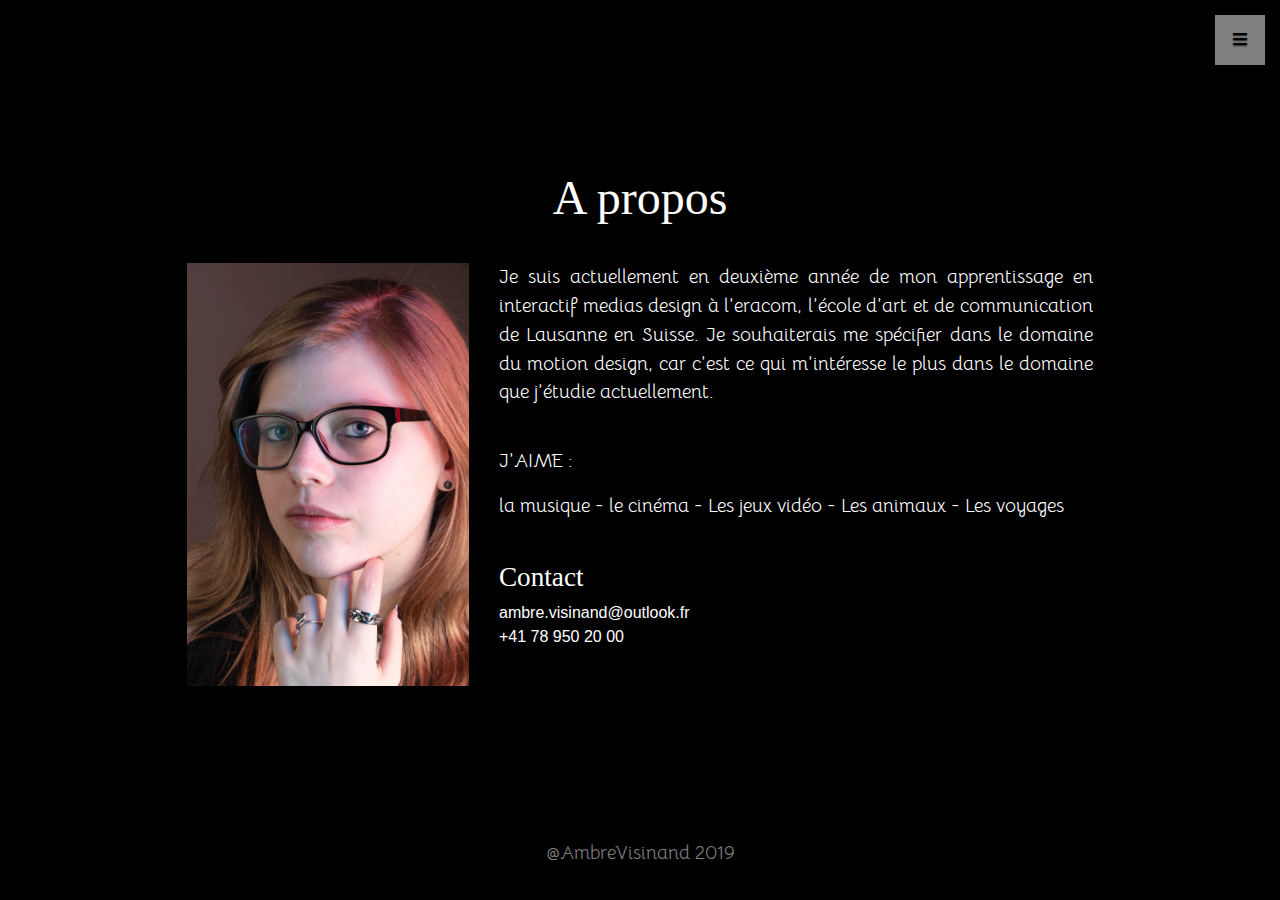
<file: Propos.html>
<!DOCTYPE html>
<html lang="fr" dir="ltr">

<head>
	<meta charset="utf-8">
	<title>Ambre Visinand - A Propos</title>
	<!-- Bootstrap core CSS -->
	<link href="http://code.ionicframework.com/1.3.3/css/ionic.min.css" rel="stylesheet">
	<link href="css/bootstrap.min.css" rel="stylesheet">
	<!-- Custom styles for this template -->
	<link href="css/cover.css" rel="stylesheet">
	<link rel="stylesheet" href="css/stylesheet.css">
	<link rel="stylesheet" href="vendor/fontawesome-free-5.13.0-web/css/all.css">
</head>

<body>

	<body class="text-center" ng-controller="MainCtrl">
		<!-- menu -->
		<a class="menu-toggle" href="#">
			<i class="fas fa-bars"></i>
		</a>
		<nav id="sidebar-wrapper">
			<ul class="sidebar-nav">
				<li class="sidebar-brand">
					<a class="js-scroll-trigger" href="index.html">Ambre</a>
				</li>
				<li class="sidebar-nav-item">
					<a class="js-scroll-trigger" href="montravail.html">Mon travail</a>
				</li>
				<li class="sidebar-nav-item">
					<a class="js-scroll-trigger" href="Propos.html">A propos de moi</a>
				</li>
			</ul>
		</nav>
		<div class="cover-container d-flex w-100 h-100 p-3 mx-auto flex-column">
			<header class="masthead mb-auto">
			</header>
			<!-- contenu -->
			<main role="main" class="inner cover pt-0">
				<h1>A propos</h1>
				<div class="container">
					<div class="row">
						<div class="col-lg-4">
							<img src="source/photo/photodeprofil.jpg" alt="Photo de Profil" style="width:100%">
						</div>
						<div class="col-lg-8 text-justify">
							<p>Je suis actuellement en deuxième année de mon apprentissage en interactif medias design à l’eracom, l’école d’art et de communication de Lausanne en Suisse. Je souhaiterais me spécifier dans le domaine du motion design,
								car c’est ce qui m’intéresse le plus dans le domaine que j’étudie actuellement. </p>
							<br>
							<p>J’AIME :</p>
							<p>
								la musique
								- le cinéma
								- Les jeux vidéo
								- Les animaux
								- Les voyages</p>
							<br>
							<div class="contactblanc">
								<h3>Contact</h3>
							</div>
							<div class="col-lg-12 pl-0">
								<a href="mailto:ambre.visinand@outlook.fr" target="_blank">ambre.visinand@outlook.fr</a>
							</div>
							<div class="col-lg-12 pl-0">
								<a href="tel:+41789502000">+41 78 950 20 00</a>
							</div>

						</div>
					</div>
				</div>

			</main>
			<!-- footer -->
			<footer class="mastfoot mt-auto">
				<div class="inner">
					<p>@AmbreVisinand 2019</p>
				</div>
			</footer>
		</div>
		<!-- Optional JavaScript -->
		<!-- jQuery first, then Popper.js, then Bootstrap JS -->
		<script src="https://code.jquery.com/jquery-3.3.1.slim.min.js" integrity="sha384-q8i/X+965DzO0rT7abK41JStQIAqVgRVzpbzo5smXKp4YfRvH+8abtTE1Pi6jizo" crossorigin="anonymous"></script>
		<script src="https://cdnjs.cloudflare.com/ajax/libs/popper.js/1.14.7/umd/popper.min.js" integrity="sha384-UO2eT0CpHqdSJQ6hJty5KVphtPhzWj9WO1clHTMGa3JDZwrnQq4sF86dIHNDz0W1" crossorigin="anonymous"></script>
		<script src="https://stackpath.bootstrapcdn.com/bootstrap/4.3.1/js/bootstrap.min.js" integrity="sha384-JjSmVgyd0p3pXB1rRibZUAYoIIy6OrQ6VrjIEaFf/nJGzIxFDsf4x0xIM+B07jRM" crossorigin="anonymous"></script>
		<script src="js/menu.js" charset="utf-8"></script>
	</body>

</html>
</file>
<file: css/cover.css>
/*
 * Globals
 */

/* Links */
a,
a:focus,
a:hover {
  color: #fff;
}

/* Custom default button */
.btn-secondary,
.btn-secondary:hover,
.btn-secondary:focus {
  color: ;
  text-shadow: none; /* Prevent inheritance from `body` */
  background-color: #fff;
  border: .05rem solid #fff;
}


/*
 * Base structure
 */

html,
body {
  height: 100%;
  background-color: black;

}

body {
  display: -ms-flexbox;
  display: flex;
  color: #fff;
  text-shadow: 0 .05rem .1rem rgba(0, 0, 0, .5);
  box-shadow: inset 0 0 5rem rgba(0, 0, 0, .5);

}

.cover-container {
  max-width: 64em;
}


/*
 * Header
 */
.masthead {
  margin-bottom: 2rem;
}

.masthead-brand {
  margin-bottom: 0;
}

.nav-masthead .nav-link {
  padding: .25rem 0;
  font-weight: 700;
  color: rgba(255, 255, 255, .5);
  background-color: transparent;
  border-bottom: .25rem solid transparent;
}

.nav-masthead .nav-link:hover,
.nav-masthead .nav-link:focus {
  border-bottom-color: rgba(255, 255, 255, .25);
}

.nav-masthead .nav-link + .nav-link {
  margin-left: 1rem;
}

.nav-masthead .active {
  color: #fff;
  border-bottom-color: #fff;
}

@media (min-width: 48em) {
  .masthead-brand {
    float: left;
  }
  .nav-masthead {
    float: right;
  }
}


/*
 * Cover
 */
.cover {
  padding: 0 1.5rem;
}
.cover .btn-lg {
  padding: .75rem 1.25rem;
  font-weight: 700;
}


/*
 * Footer
 */
.mastfoot {
  color: rgba(255, 255, 255, .5);
}
</file>
<file: css/stylesheet.css>
@import url('https://fonts.googleapis.com/css?family=Merienda+One|Quintessential&display=swap');
@import url('https://fonts.googleapis.com/css?family=Bellota:400,700&display=swap');

:root {
    --base-light: white;
    --base-dark: black;
    --transparent: rgba(0, 0, 0, 0);
    --red: #A80404;
}

mb-auto,
.my-auto {
    margin-bottom: 0 !important;
}

body {
    min-height: 100%;
    scroll-behavior: smooth;
    height: 100%;
    margin: 0;
    padding: 0;
    display: flex;
    flex-direction: column;
    overflow-y: scroll;
}

body#index {
    overflow-y: hidden;
    height: 100%;
    background-color: black;
    background-image: url("../source/photo/perso/nb/ambrevisinand.jpg");
    background-size: cover;
}

.bg-text {
    background-color: rgba(0, 0, 0, 0.5);
    color: white;
    position: relative;
    z-index: 2;
    width: 100%;
    height: 100vh;
    padding: 8rem;
    text-align: center;
    display: flex;
    flex-direction: column;
    justify-content: center;
    align-items: center;
}

/* .mb-auto,
.my-auto {
    margin-bottom: 0 !important;
} Dans le style de l'html A Propos*/
h1, h2, h3, h4, h5, h6 {
    font-family: 'Merienda One', cursive;
}

h1, h2, h3, h4, h5, h6 {
    color: var(--base-light);
}

h1, h1.title {
    font-size: 3rem;
    word-break: break-all;
    padding: 0 0 0.6em 0;
    color: var(--base-light);
}

h2 {
    font-size: 4rem;
}

h3 {
    font-size: 1.7rem;
}

p {
    font-family: 'Bellota', cursive;
    font-size: 1.2rem;
}

#main {
    transition: margin-left .5s;
    padding: 16px;
}

.back {
    display: block;
    height: 2.5rem;
    width: 2.5rem;
    border-radius: 50%;
    border: 0px solid var;
    float: left;
}

.btn {
    padding: 0.8rem 4rem;
    font-family: 'Merienda One', cursive;
    font-size: 100%;
    border: 0;
}

.btn-primary {
    border: 2px solid;
    background-color: var(--transparent);
    color: var(--base-light);
}

.btn-primary:hover {
    border: 2px solid;
    background-color: var(--base-light);
    color: var(--base-dark);
}

.btn-sorting {
    border: none;
    outline: none;
    padding: 12px 16px;
    background-color: var(--base-light);
    cursor: pointer;
    border-radius: 5px;
}

/* Add a grey background color on mouse-over */
.btn-sorting:hover {
    background-color: #ddd;
}

/* Add a dark background color to the active button */
.btn-sorting.active {
    background-color: var(--red);
    color: var(--base-light);
}

.bd-placeholder-img {
    font-size: 1.125rem;
    text-anchor: middle;
    -webkit-user-select: none;
    -moz-user-select: none;
    -ms-user-select: none;
    user-select: none;
}

/* Create four equal columns that sits next to each other */
.column-firstImg {
    flex: 100%;
    max-width: 100%;
    padding: 0 4px;
}

.column-two {
    flex: 50%;
    max-width: 50%;
    padding: 0 4px;
}

.column {
    flex: 33%;
    max-width: 33%;
    padding: 0 4px;
}

.column img, .column-firstImg img, .column-firstImg iframe, .column-two img {
    margin-top: 8px;
    vertical-align: middle;
    width: 100%;
}

.flex-content {
    flex: 1 0 auto;
}

.footer {
    flex-shrink: 0;
    background-color: rgba(0, 0, 0, 0.5);
    color: white;
    position: relative;
    z-index: 3;
}

.icon {
    font-size: 2rem;
    padding-top: 1rem;
}

.iframe-container {
    position: relative;
    overflow: hidden;
    padding-top: 56.25%;
}

.iframe {
    position: absolute;
    top: 0;
    left: 0;
    border: 0;
    height: 100%;
    width: 100%;
}

.image {
    width: 100%;
    height: 195px;
    background-size: cover;
    background-position: center center;
}

.menu-toggle {
    position: fixed;
    right: 15px;
    top: 15px;
    width: 50px;
    height: 50px;
    text-align: center;
    color: var(--base-dark);
    background: var(--base-light);
    line-height: 50px;
    z-index: 10;
    opacity: 0.5;
}

.menu-toggle:focus, .menu-toggle:hover {
    color: var(--base-dark);
    opacity: 1;
}

.openbtn {
    font-size: 20px;
    cursor: pointer;
    background-color: var(--base-dark);
    color: var(--base-light);
    padding: 10px 15px;
    border: none;
}

.openbtn:hover {
    background-color: #444;
}

.row {
    display: flex;
    flex-direction: row;
    flex-wrap: wrap;
    padding: 0 4px;
}

/* Side Menu */
#sidebar-wrapper {
    position: fixed;
    z-index: 4;
    right: 0;
    width: 250px;
    height: 100%;
    transition: all 0.4s ease 0s;
    transform: translateX(250px);
    background: var(--base-light);
    color: var(--base-dark);
    opacity: 0.95;
    font-family: 'Merienda One', cursive;
}

.sidebar-nav {
    position: absolute;
    top: 0;
    width: 250px;
    margin: 0;
    padding: 0;
    list-style: none;
}

.sidebar-nav li.sidebar-nav-item a {
    display: block;
    text-decoration: none;
    color: var(--base-dark);
    padding: 15px;
}

.sidebar-nav li a:hover {
    text-decoration: none;
    color: white;
    background: black;
}

.sidebar-nav li a:active,
.sidebar-nav li a:focus {
    text-decoration: none;
}

.sidebar-nav>.sidebar-brand {
    font-size: 1.2rem;
    background: rgba(52, 58, 64, 0.1);
    height: 80px;
    line-height: 50px;
    padding-top: 15px;
    padding-bottom: 15px;
    padding-left: 15px;
}

.sidebar-nav>.sidebar-brand a {
    color: var(--base-dark);
}

.sidebar-nav>.sidebar-brand a:hover {
    color: var(--base-dark);
    background: none;
}

#sidebar-wrapper.active {
    right: 250px;
    width: 250px;
    transition: all 0.4s ease 0s;
}

/* .sidebar {
    height: 100%;
    width: 0;
    position: fixed;
    z-index: 1;
    top: 0;
    left: 0;
    background-color: #fff;
    overflow-x: hidden;
    transition: 0.5s;
    padding-top: 60px;
}

.sidebar a {
    padding: 8px 8px 8px 32px;
    text-decoration: none;
    font-size: 25px;
    color: #383737;
    display: block;
    transition: 0.3s;
    font-family: 'Merienda One', cursive;
}

.sidebar a:hover {
    color: #A80404;
}

.sidebar .closebtn {
    position: absolute;
    top: 0;
    right: 25px;
    font-size: 36px;
    margin-left: 50px;
} */
.white {
    background: var(--base-light);
    opacity: 0.7;
    height: 100%;
    position: relative;
}

/* css galerie ...................................................................................*/
* {
    box-sizing: border-box;
}

/* Style the Image Used to Trigger the Modal */
#myImg {
    border-radius: 5px;
    cursor: pointer;
    transition: 0.3s;
}

#myImg:hover {
    opacity: 0.7;
}

/* Caption of Modal Image (Image Text) - Same Width as the Image */
#caption {
    margin: auto;
    display: block;
    width: 80%;
    max-width: 700px;
    text-align: center;
    color: #ccc;
    padding: 10px 0;
    height: 150px;
}

/* Center website */
.contactblanc {
    color: white;
}

/* Create three equal columns that floats next to each other */
.column-work {
    float: left;
    width: 33.33%;
    display: none;
    /* Hide columns by default */
}

.content {
    /* background-color: white; */
    padding: 10px;
}

/* Content */
.main {
    max-width: 1000px;
    margin: auto;
}

/* The Modal (background) */
.modal {
    display: none;
    /* Hidden by default */
    position: fixed;
    /* Stay in place */
    z-index: 1;
    /* Sit on top */
    padding-top: 100px;
    /* Location of the box */
    left: 0;
    top: 0;
    width: 100%;
    /* Full width */
    height: 100%;
    /* Full height */
    overflow: auto;
    /* Enable scroll if needed */
    background-color: rgb(0, 0, 0);
    /* Fallback color */
    background-color: rgba(0, 0, 0, 0.9);
    /* Black w/ opacity */
}

/* Modal Content (Image) */
.modal-content {
    margin: auto;
    display: block;
    width: 80%;
    max-width: 700px;
}

/* Add Animation - Zoom in the Modal */
.modal-content, #caption {
    animation-name: zoom;
    animation-duration: 0.6s;
}

.row-work {
    margin: 8px -16px;
}

/* Add padding BETWEEN each column (if you want) */
.row-work,
.row-work>.column {
    padding: 8px;
}

/* Clear floats after rows */
.row-work:after {
    content: "";
    display: table;
    clear: both;
}

/* The "show" class is added to the filtered elements */
.show {
    display: block;
}

/* width */
::-webkit-scrollbar {
    width: 10px;
}

/* Track */
::-webkit-scrollbar-track {
    background: black;
}

/* Handle */
::-webkit-scrollbar-thumb {
    background: black;
}

/* Handle on hover */
::-webkit-scrollbar-thumb:hover {
    background: black;
}

/* The Close Button */
.close {
    position: absolute;
    top: 15px;
    right: 35px;
    color: #f1f1f1;
    font-size: 40px;
    font-weight: bold;
    transition: 0.3s;
}

.close:hover,
.close:focus {
    color: #bbb;
    text-decoration: none;
    cursor: pointer;
}

@media (max-width:640px) {}

@media (min-width:768px) and (max-width:1024px) {
    a.btn.btn-primary {
        margin: 2rem 0;
        font-size: 3rem;
    }

    a {
        font-size: 2rem;
    }

    h1 {
        font-size: 5rem;
    }

    h1.title {
        font-size: 4rem;
    }

    h2 {
        font-size: 3rem;
    }

    footer p {
        font-size: 2rem;
    }

    p {
        font-size: 3rem;
    }

    .btn-sorting {
        font-size: 3rem;
    }

    .column-work {
        float: left;
        width: 100%;
        display: none;
        /* Hide columns by default */
    }

    .column-two {
        flex: 100%;
        max-width: 100%;
        padding: 0 4px;
    }

    .column {
        flex: 100%;
        max-width: 100%;
        padding: 0 4px;
    }

    .image {
        width: 100%;
        height: 400px;
        background-size: cover;
        background-position: center center;
    }

    .menu-toggle {
        position: fixed;
        width: 5rem;
        height: 5rem;
        color: var(--base-dark);
        background: var(--base-light);
        font-size: 2rem;
        padding: 1rem;
    }

    .row-work {
        margin: 0 auto;
    }

    .show {
        display: block;
    }

    #sidebar-wrapper.active {
        right: 25%;
        width: 40vw;
        transition: all 0.4s ease 0s;
    }
}
</file>
